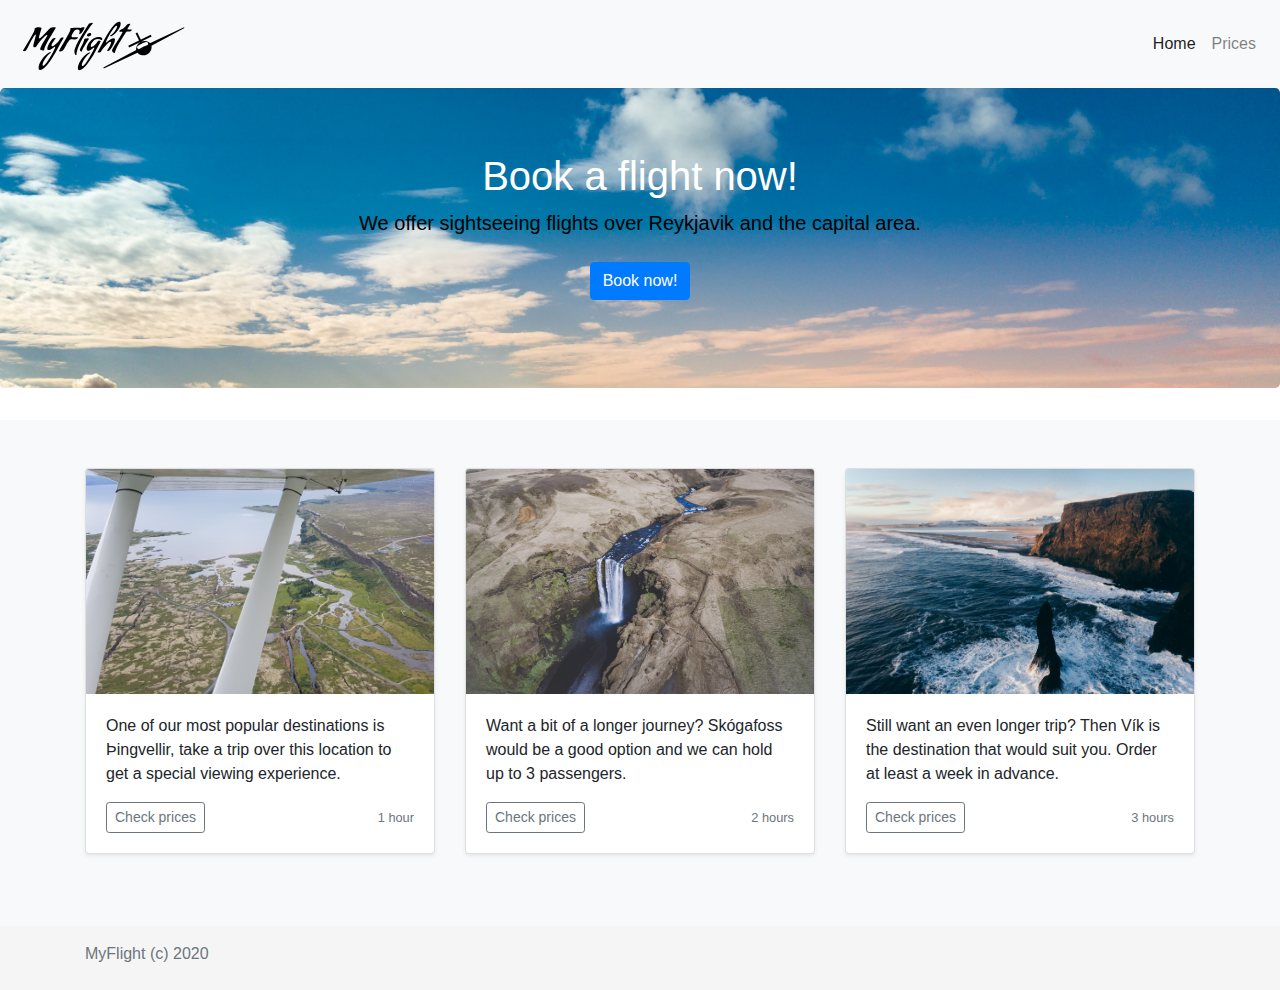
<file: index.html>
<!DOCTYPE html>
<html lang="en">
<head>
    <meta charset="UTF-8">
    <meta name="viewport" content="width=device-width, initial-scale=1.0">
    <link rel="stylesheet" href="https://stackpath.bootstrapcdn.com/bootstrap/4.5.2/css/bootstrap.min.css" integrity="sha384-JcKb8q3iqJ61gNV9KGb8thSsNjpSL0n8PARn9HuZOnIxN0hoP+VmmDGMN5t9UJ0Z" crossorigin="anonymous">
    <link rel="canonical" href="https://getbootstrap.com/docs/4.5/examples/sticky-footer/">
    <link rel="stylesheet" href="style.css">
    <title>MyFlight</title>
</head>
<body>
    <!-- Navbar -->
    <nav class="navbar navbar-expand-lg navbar-light bg-light">
      <a class="navbar-brand" href="index.html"><img src="images/MyFlightLogo2.svg"></a>
      <button class="navbar-toggler" type="button" data-toggle="collapse" data-target="#navbarSupportedContent" aria-controls="navbarSupportedContent" aria-expanded="false" aria-label="Toggle navigation">
        <span class="navbar-toggler-icon"></span>
      </button>
      <div class="collapse navbar-collapse justify-content-end" id="navbarSupportedContent">
        <ul class="navbar-nav">
          <li class="nav-item active">
            <a class="nav-link" href="index.html">Home <span class="sr-only">(current)</span></a>
          </li>
          <li class="nav-item">
            <a class="nav-link" href="booking.html">Prices</a>
          </li>
        </ul>
      </div>
    </nav>
    <!-- Content -->
    <main role="main">
      <section class="jumbotron text-center text-white">
        <div class="container">
          <h1>Book a flight now!</h1>
          <p class="lead">We offer sightseeing flights over Reykjavik and the capital area.</p>
          <p>
            <a href="booking.html" class="btn btn-primary my-2">Book now!</a>
          </p>
        </div>
      </section>
    
      <div class="album py-5 bg-light">
        <div class="container">
          <div class="row">
            <div class="col-md-4">
              <div class="card mb-4 shadow-sm">
                <svg class="card-img-top card-img-1" width="100%" height="225" xmlns="http://www.w3.org/2000/svg" preserveAspectRatio="xMidYMid slice" focusable="false" role="img" aria-label="Placeholder: Thumbnail">
                </svg>
                <div class="card-body">
                  <p class="card-text">One of our most popular destinations is Þingvellir, take a trip over this location to get a special viewing experience.</p>
                  <div class="d-flex justify-content-between align-items-center">
                    <div class="btn-group">
                      <a href="booking.html" class="btn btn-sm btn-outline-secondary">Check prices</a>
                    </div>
                    <small class="text-muted">1 hour</small>
                  </div>
                </div>
              </div>
            </div>
            <div class="col-md-4">
              <div class="card mb-4 shadow-sm">
                <svg class="card-img-top card-img-2" width="100%" height="225" xmlns="http://www.w3.org/2000/svg" preserveAspectRatio="xMidYMid slice" focusable="false" role="img" aria-label="Placeholder: Thumbnail">
                </svg>
                <div class="card-body">
                  <p class="card-text">Want a bit of a longer journey? Skógafoss would be a good option and we can hold up to 3 passengers. </p>
                  <div class="d-flex justify-content-between align-items-center">
                    <div class="btn-group">
                      <a href="booking.html" class="btn btn-sm btn-outline-secondary">Check prices</a>
                    </div>
                    <small class="text-muted">2 hours</small>
                  </div>
                </div>
              </div>
            </div>
            <div class="col-md-4">
              <div class="card mb-4 shadow-sm">
                <svg class="card-img-top card-img-3" width="100%" height="225" xmlns="http://www.w3.org/2000/svg" preserveAspectRatio="xMidYMid slice" focusable="false" role="img" aria-label="Placeholder: Thumbnail">
                </svg>
                <div class="card-body">
                  <p class="card-text">Still want an even longer trip? Then Vík is the destination that would suit you. Order at least a week in advance.</p>
                  <div class="d-flex justify-content-between align-items-center">
                    <div class="btn-group">
                      <a href="booking.html" class="btn btn-sm btn-outline-secondary">Check prices</a>
                    </div>
                    <small class="text-muted">3 hours</small>
                  </div>
                </div>
              </div>
            </div>
          </div>
        </div>
      </div>
    </main>
    <!-- Footer -->
    <footer class="footer mt-auto py-3">
      <div class="container">
        <span class="text-muted">MyFlight (c) 2020</span>
      </div>
    </footer>
    <script src="https://code.jquery.com/jquery-3.5.1.slim.min.js" integrity="sha384-DfXdz2htPH0lsSSs5nCTpuj/zy4C+OGpamoFVy38MVBnE+IbbVYUew+OrCXaRkfj" crossorigin="anonymous"></script>
    <script src="https://cdn.jsdelivr.net/npm/popper.js@1.16.1/dist/umd/popper.min.js" integrity="sha384-9/reFTGAW83EW2RDu2S0VKaIzap3H66lZH81PoYlFhbGU+6BZp6G7niu735Sk7lN" crossorigin="anonymous"></script>
    <script src="https://stackpath.bootstrapcdn.com/bootstrap/4.5.2/js/bootstrap.min.js" integrity="sha384-B4gt1jrGC7Jh4AgTPSdUtOBvfO8shuf57BaghqFfPlYxofvL8/KUEfYiJOMMV+rV" crossorigin="anonymous"></script>
</body>
</html>
</file>
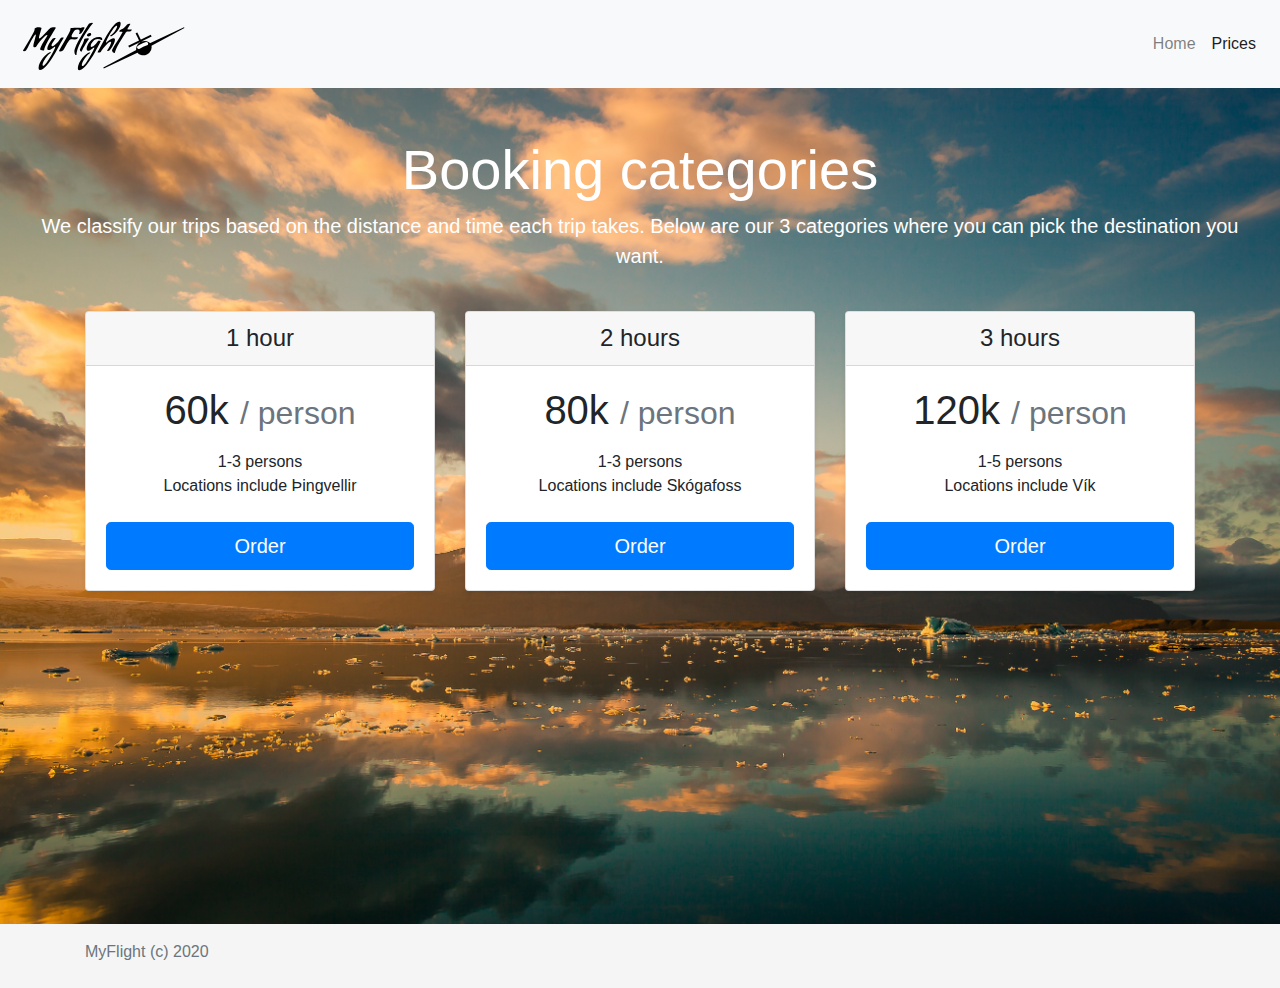
<file: booking.html>
<!DOCTYPE html>
<html lang="en">
<head>
    <meta charset="UTF-8">
    <meta name="viewport" content="width=device-width, initial-scale=1.0">
    <link rel="stylesheet" href="https://stackpath.bootstrapcdn.com/bootstrap/4.5.2/css/bootstrap.min.css" integrity="sha384-JcKb8q3iqJ61gNV9KGb8thSsNjpSL0n8PARn9HuZOnIxN0hoP+VmmDGMN5t9UJ0Z" crossorigin="anonymous">
    <link rel="stylesheet" href="style.css">
    <title>MyFlight</title>
</head>
<body>
    <nav class="navbar navbar-expand-lg navbar-light bg-light">
        <a class="navbar-brand" href="index.html"><img src="images/MyFlightLogo2.svg"></a>
        <button class="navbar-toggler" type="button" data-toggle="collapse" data-target="#navbarSupportedContent" aria-controls="navbarSupportedContent" aria-expanded="false" aria-label="Toggle navigation">
            <span class="navbar-toggler-icon"></span>
        </button>
        <div class="collapse navbar-collapse justify-content-end" id="navbarSupportedContent">
            <ul class="navbar-nav">
            <li class="nav-item">
                <a class="nav-link" href="index.html">Home</a>
            </li>
            <li class="nav-item active">
                <a class="nav-link" href="booking.html">Prices <span class="sr-only">(current)</span></a>
            </li>
            </ul>
        </div>
    </nav>
    <!-- Content -->
    <div class="flex-wrapper">
    <div class="pricing-header px-3 py-3 pt-md-5 pb-md-4 mx-auto text-center">
        <h1 class="display-4">Booking categories</h1>
        <p class="lead">We classify our trips based on the distance and time each trip takes. Below are our 3 categories where you can pick the destination you want.</p>
    </div>
  
    <div class="container booking-page">
        <div class="card-deck mb-3 text-center">
            <div class="card mb-4 shadow-sm">
                <div class="card-header">
                    <h4 class="my-0 font-weight-normal">1 hour</h4>
                </div>
                <div class="card-body">
                    <h1 class="card-title pricing-card-title">60k <small class="text-muted">/ person</small></h1>
                    <ul class="list-unstyled mt-3 mb-4">
                        <li>1-3 persons</li>
                        <li>Locations include Þingvellir</li>
                    </ul>
                    <button type="button" class="btn btn-lg btn-block btn-primary">Order</button>
                </div>
            </div>
            <div class="card mb-4 shadow-sm">
                <div class="card-header">
                    <h4 class="my-0 font-weight-normal">2 hours</h4>
                </div>
                <div class="card-body">
                    <h1 class="card-title pricing-card-title">80k <small class="text-muted">/ person</small></h1>
                    <ul class="list-unstyled mt-3 mb-4">
                        <li>1-3 persons</li>
                        <li>Locations include Skógafoss</li>
                    </ul>
                    <button type="button" class="btn btn-lg btn-block btn-primary">Order</button>
                </div>
            </div>
            <div class="card mb-4 shadow-sm">
                <div class="card-header">
                    <h4 class="my-0 font-weight-normal">3 hours</h4>
                </div>
                <div class="card-body">
                    <h1 class="card-title pricing-card-title">120k <small class="text-muted">/ person</small></h1>
                    <ul class="list-unstyled mt-3 mb-4">
                        <li>1-5 persons</li>
                        <li>Locations include Vík</li>
                    </ul>
                    <button type="button" class="btn btn-lg btn-block btn-primary">Order</button>
                </div>
            </div>
        </div>
    </div>
    <!-- Footer -->
    <footer class="footer mt-auto py-3">
        <div class="container">
          <span class="text-muted">MyFlight (c) 2020</span>
        </div>
    </footer>
    </div>
    <script src="https://code.jquery.com/jquery-3.5.1.slim.min.js" integrity="sha384-DfXdz2htPH0lsSSs5nCTpuj/zy4C+OGpamoFVy38MVBnE+IbbVYUew+OrCXaRkfj" crossorigin="anonymous"></script>
    <script src="https://cdn.jsdelivr.net/npm/popper.js@1.16.1/dist/umd/popper.min.js" integrity="sha384-9/reFTGAW83EW2RDu2S0VKaIzap3H66lZH81PoYlFhbGU+6BZp6G7niu735Sk7lN" crossorigin="anonymous"></script>
    <script src="https://stackpath.bootstrapcdn.com/bootstrap/4.5.2/js/bootstrap.min.js" integrity="sha384-B4gt1jrGC7Jh4AgTPSdUtOBvfO8shuf57BaghqFfPlYxofvL8/KUEfYiJOMMV+rV" crossorigin="anonymous"></script>
</body>
</html>
</file>
<file: style.css>
.flex-wrapper {
    display: flex;
    min-height: 100vh;
    flex-direction: column;
    justify-content: space-between;
    background-image: url('images/iceBg.jpg');
    background-size: cover;
    background-repeat: no-repeat;
}

.jumbotron {
    background-image: url('images/icelandView.jpg');
    background-repeat: no-repeat;
    background-size: cover;
}

.pricing-header {
    color: white;
}

.pricing-header .lead {
    color: white;
}

.lead {
    color: black;
    font-weight: 400;
}

.card {
    transition: all 0.2s;
}

.card:hover {
    transform: scale(1.05);
}

.card-img-1 {
    background-image: url('images/20plaiin.jpg');
    background-repeat: no-repeat;
    background-size: cover;
}

.card-img-2 {
    background-image: url('images/waterFall.jpg');
    background-repeat: no-repeat;
    background-size: cover;
}

.card-img-3 {
    background-image: url('images/ocean.jpg');
    background-repeat: no-repeat;
    background-size: cover;
}

.footer {
    height: 4rem;
    background-color: #f5f5f5;
}
</file>
